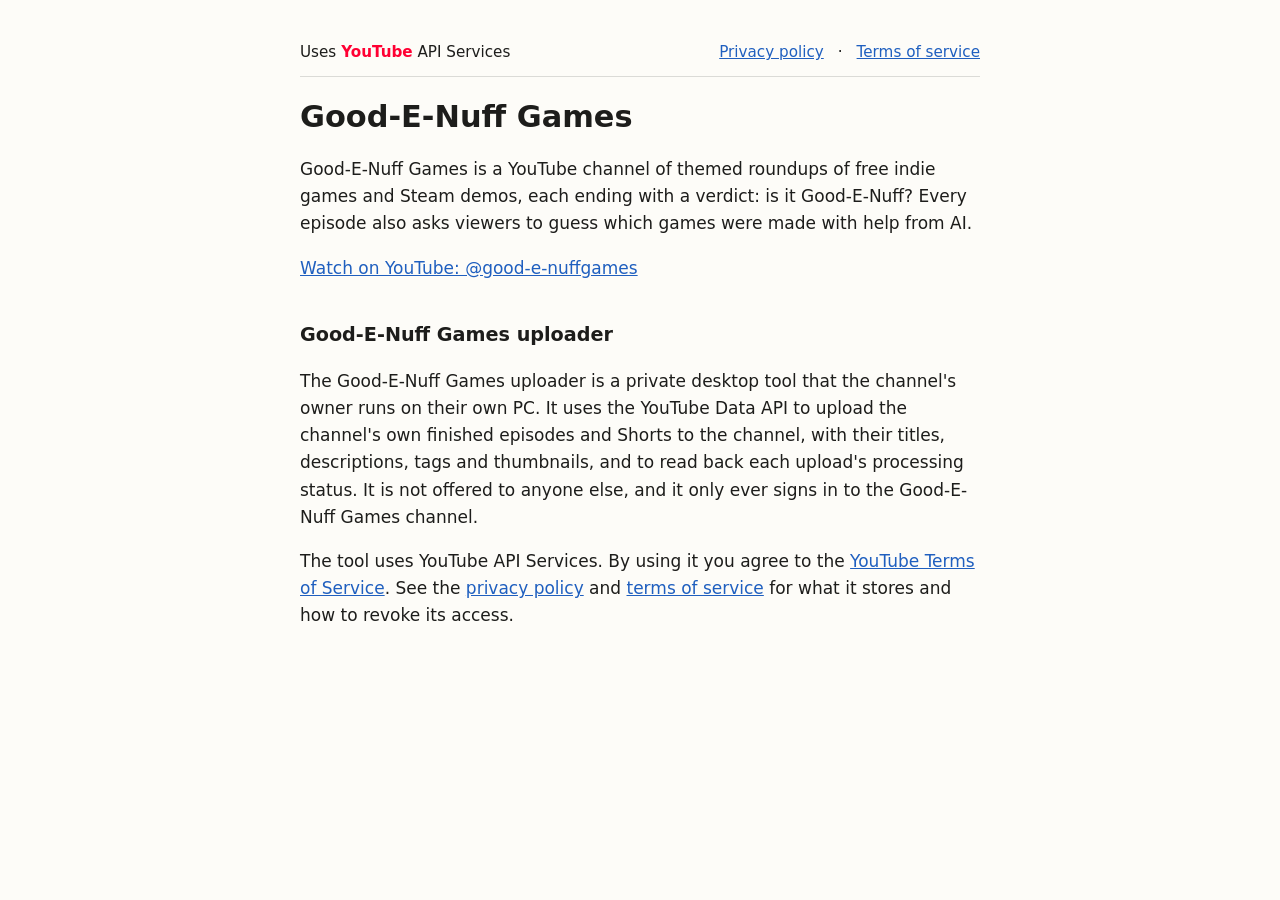
<file: index.html>
<!doctype html>
<html lang="en">
<head>
<meta charset="utf-8">
<meta name="viewport" content="width=device-width, initial-scale=1">
<title>Good-E-Nuff Games</title>
<link rel="stylesheet" href="style.css">
</head>
<body>
<main>
<nav class="top"><span class="yt">Uses <strong>YouTube</strong> API Services</span>
<a href="privacy.html">Privacy policy</a> · <a href="terms.html">Terms of service</a></nav>
<h1>Good-E-Nuff Games</h1>
<p>Good-E-Nuff Games is a YouTube channel of themed roundups of free indie games and Steam demos, each
ending with a verdict: is it Good-E-Nuff? Every episode also asks viewers to guess which games were
made with help from AI.</p>
<p><a href="https://www.youtube.com/@good-e-nuffgames">Watch on YouTube: @good-e-nuffgames</a></p>

<h2>Good-E-Nuff Games uploader</h2>
<p>The Good-E-Nuff Games uploader is a private desktop tool that the channel's owner runs on their own
PC. It uses the YouTube Data API to upload the channel's own finished episodes and Shorts to the
channel, with their titles, descriptions, tags and thumbnails, and to read back each upload's
processing status. It is not offered to anyone else, and it only ever signs in to the Good-E-Nuff Games
channel.</p>
<p>The tool uses YouTube API Services. By using it you agree to the
<a href="https://www.youtube.com/t/terms">YouTube Terms of Service</a>.
See the <a href="privacy.html">privacy policy</a> and <a href="terms.html">terms of service</a> for what it stores and how to revoke its access.</p>
</main>
</body>
</html>
</file>
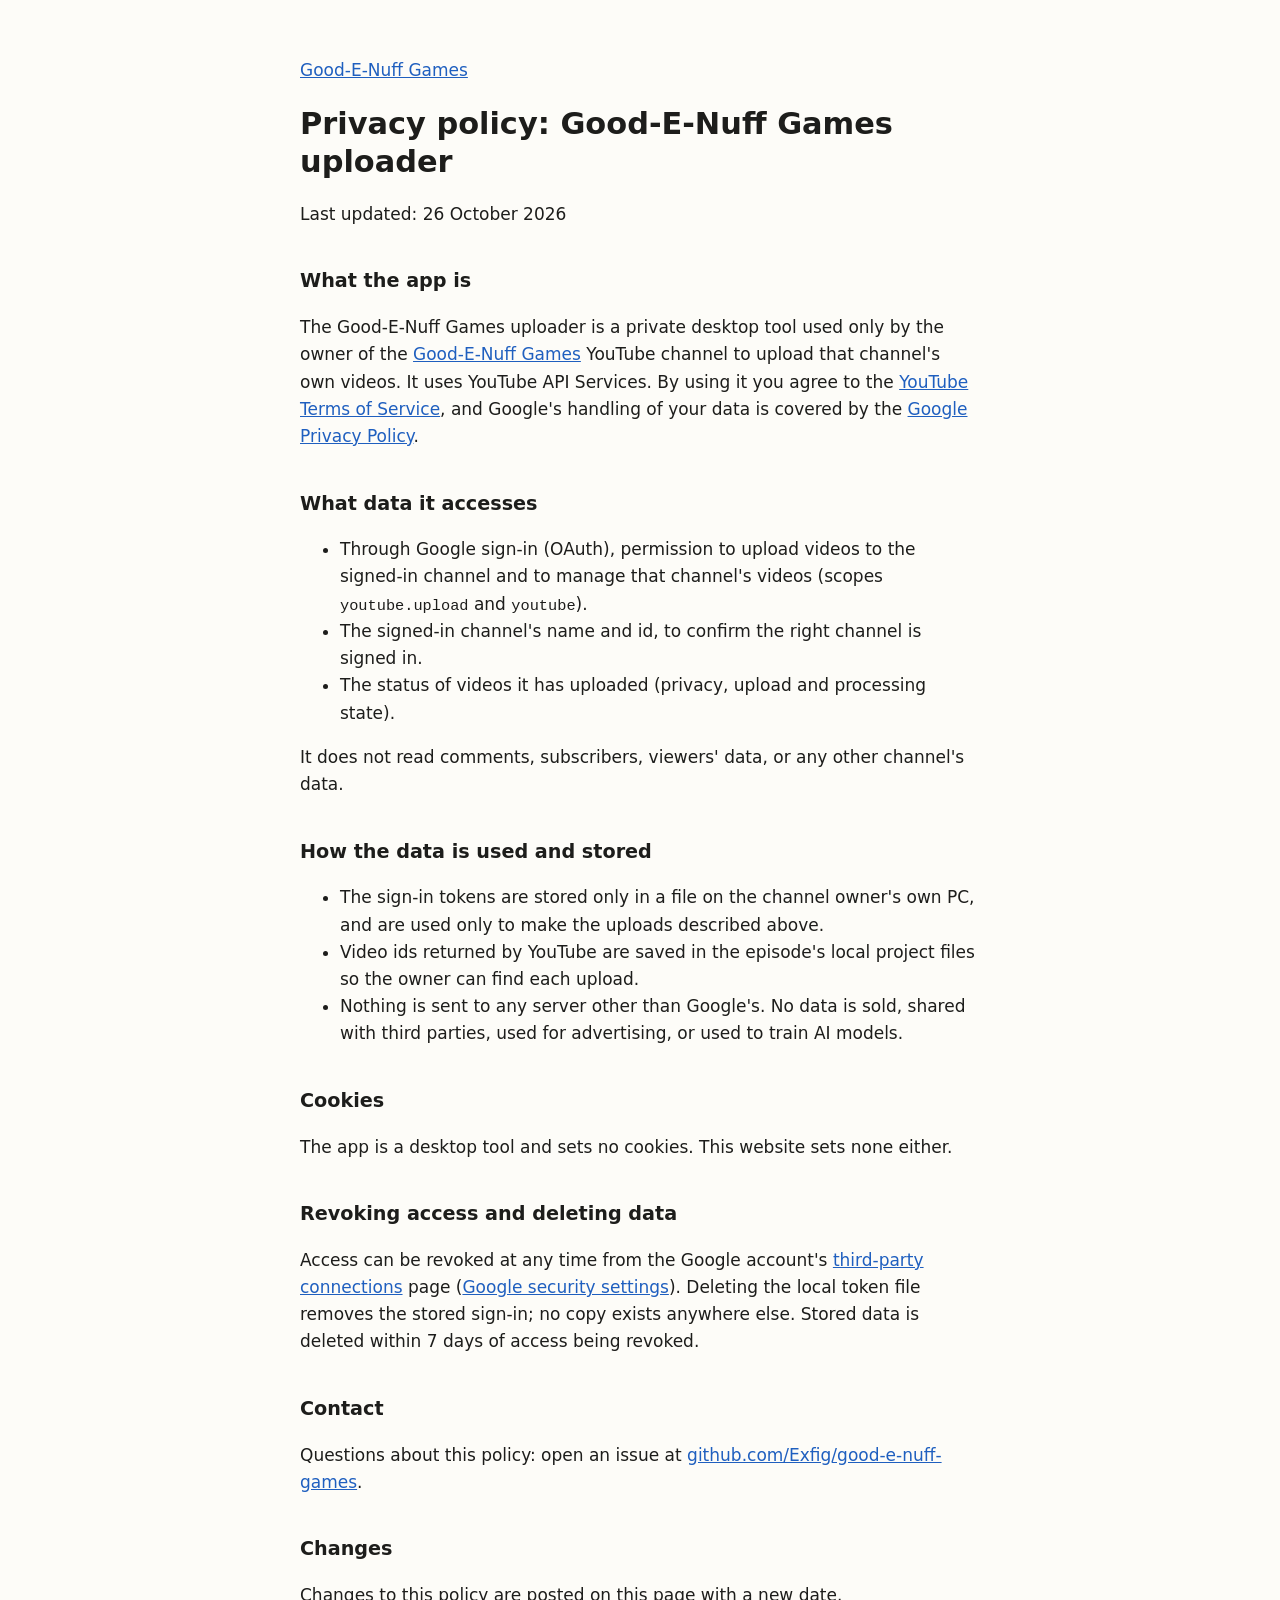
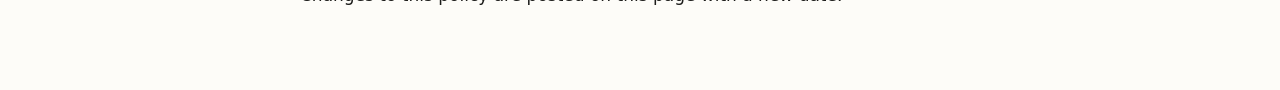
<file: privacy.html>
<!doctype html>
<html lang="en">
<head>
<meta charset="utf-8">
<meta name="viewport" content="width=device-width, initial-scale=1">
<title>Privacy Policy</title>
<link rel="stylesheet" href="style.css">
</head>
<body>
<main>
<p><a href="./">Good-E-Nuff Games</a></p>
<h1>Privacy policy: Good-E-Nuff Games uploader</h1>
<p>Last updated: 26 October 2026</p>

<h2>What the app is</h2>
<p>The Good-E-Nuff Games uploader is a private desktop tool used only by the owner of the
<a href="https://www.youtube.com/@good-e-nuffgames">Good-E-Nuff Games</a> YouTube channel to upload
that channel's own videos. It uses YouTube API Services. By using it you agree to the
<a href="https://www.youtube.com/t/terms">YouTube Terms of Service</a>, and Google's handling of your
data is covered by the <a href="https://policies.google.com/privacy">Google Privacy Policy</a>.</p>

<h2>What data it accesses</h2>
<ul>
<li>Through Google sign-in (OAuth), permission to upload videos to the signed-in channel and to manage
that channel's videos (scopes <code>youtube.upload</code> and <code>youtube</code>).</li>
<li>The signed-in channel's name and id, to confirm the right channel is signed in.</li>
<li>The status of videos it has uploaded (privacy, upload and processing state).</li>
</ul>
<p>It does not read comments, subscribers, viewers' data, or any other channel's data.</p>

<h2>How the data is used and stored</h2>
<ul>
<li>The sign-in tokens are stored only in a file on the channel owner's own PC, and are used only to
make the uploads described above.</li>
<li>Video ids returned by YouTube are saved in the episode's local project files so the owner can
find each upload.</li>
<li>Nothing is sent to any server other than Google's. No data is sold, shared with third parties,
used for advertising, or used to train AI models.</li>
</ul>

<h2>Cookies</h2>
<p>The app is a desktop tool and sets no cookies. This website sets none either.</p>

<h2>Revoking access and deleting data</h2>
<p>Access can be revoked at any time from the Google account's
<a href="https://myaccount.google.com/connections">third-party connections</a> page
(<a href="https://security.google.com/settings/security/permissions">Google security settings</a>).
Deleting the local token file removes the stored sign-in; no copy exists anywhere else. Stored data is
deleted within 7 days of access being revoked.</p>

<h2>Contact</h2>
<p>Questions about this policy: open an issue at
<a href="https://github.com/Exfig/good-e-nuff-games/issues">github.com/Exfig/good-e-nuff-games</a>.</p>

<h2>Changes</h2>
<p>Changes to this policy are posted on this page with a new date.</p>
</main>
</body>
</html>
</file>
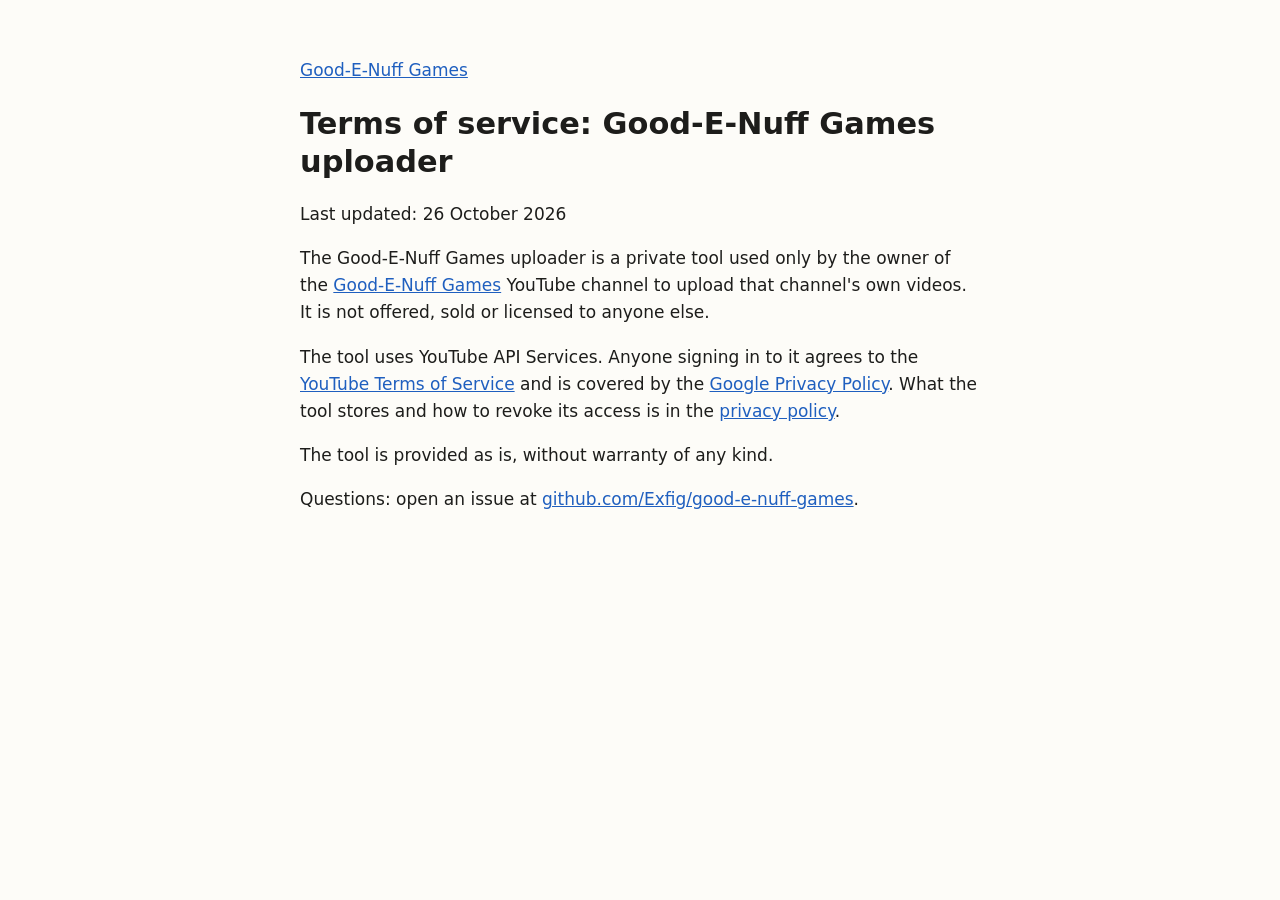
<file: terms.html>
<!doctype html>
<html lang="en">
<head>
<meta charset="utf-8">
<meta name="viewport" content="width=device-width, initial-scale=1">
<title>Terms of Service</title>
<link rel="stylesheet" href="style.css">
</head>
<body>
<main>
<p><a href="./">Good-E-Nuff Games</a></p>
<h1>Terms of service: Good-E-Nuff Games uploader</h1>
<p>Last updated: 26 October 2026</p>

<p>The Good-E-Nuff Games uploader is a private tool used only by the owner of the
<a href="https://www.youtube.com/@good-e-nuffgames">Good-E-Nuff Games</a> YouTube channel to upload
that channel's own videos. It is not offered, sold or licensed to anyone else.</p>

<p>The tool uses YouTube API Services. Anyone signing in to it agrees to the
<a href="https://www.youtube.com/t/terms">YouTube Terms of Service</a> and is covered by the
<a href="https://policies.google.com/privacy">Google Privacy Policy</a>. What the tool stores and how
to revoke its access is in the <a href="privacy.html">privacy policy</a>.</p>

<p>The tool is provided as is, without warranty of any kind.</p>

<p>Questions: open an issue at
<a href="https://github.com/Exfig/good-e-nuff-games/issues">github.com/Exfig/good-e-nuff-games</a>.</p>
</main>
</body>
</html>
</file>
<file: style.css>
:root { --bg: #fdfcf8; --fg: #1d1d1b; --muted: #5c5a55; --link: #1f5fbf; }
@media (prefers-color-scheme: dark) {
  :root { --bg: #18181a; --fg: #ececea; --muted: #a8a6a0; --link: #8db4ff; }
}
body { margin: 0; background: var(--bg); color: var(--fg);
       font: 17px/1.6 system-ui, -apple-system, "Segoe UI", sans-serif; }
main { max-width: 680px; margin: 0 auto; padding: 40px 16px 64px; }
h1 { font-size: 1.9rem; line-height: 1.25; }
h2 { font-size: 1.2rem; margin-top: 2em; }
a { color: var(--link); }
code { font-size: 0.9em; }
p:has(+ h1) { color: var(--muted); }
nav.top { display: flex; flex-wrap: wrap; gap: 6px 14px; align-items: center; font-size: 0.95rem;
          padding-bottom: 12px; border-bottom: 1px solid color-mix(in srgb, var(--fg) 15%, transparent); }
nav.top .yt { margin-right: auto; }
nav.top .yt strong { color: #ff0033; }
</file>
